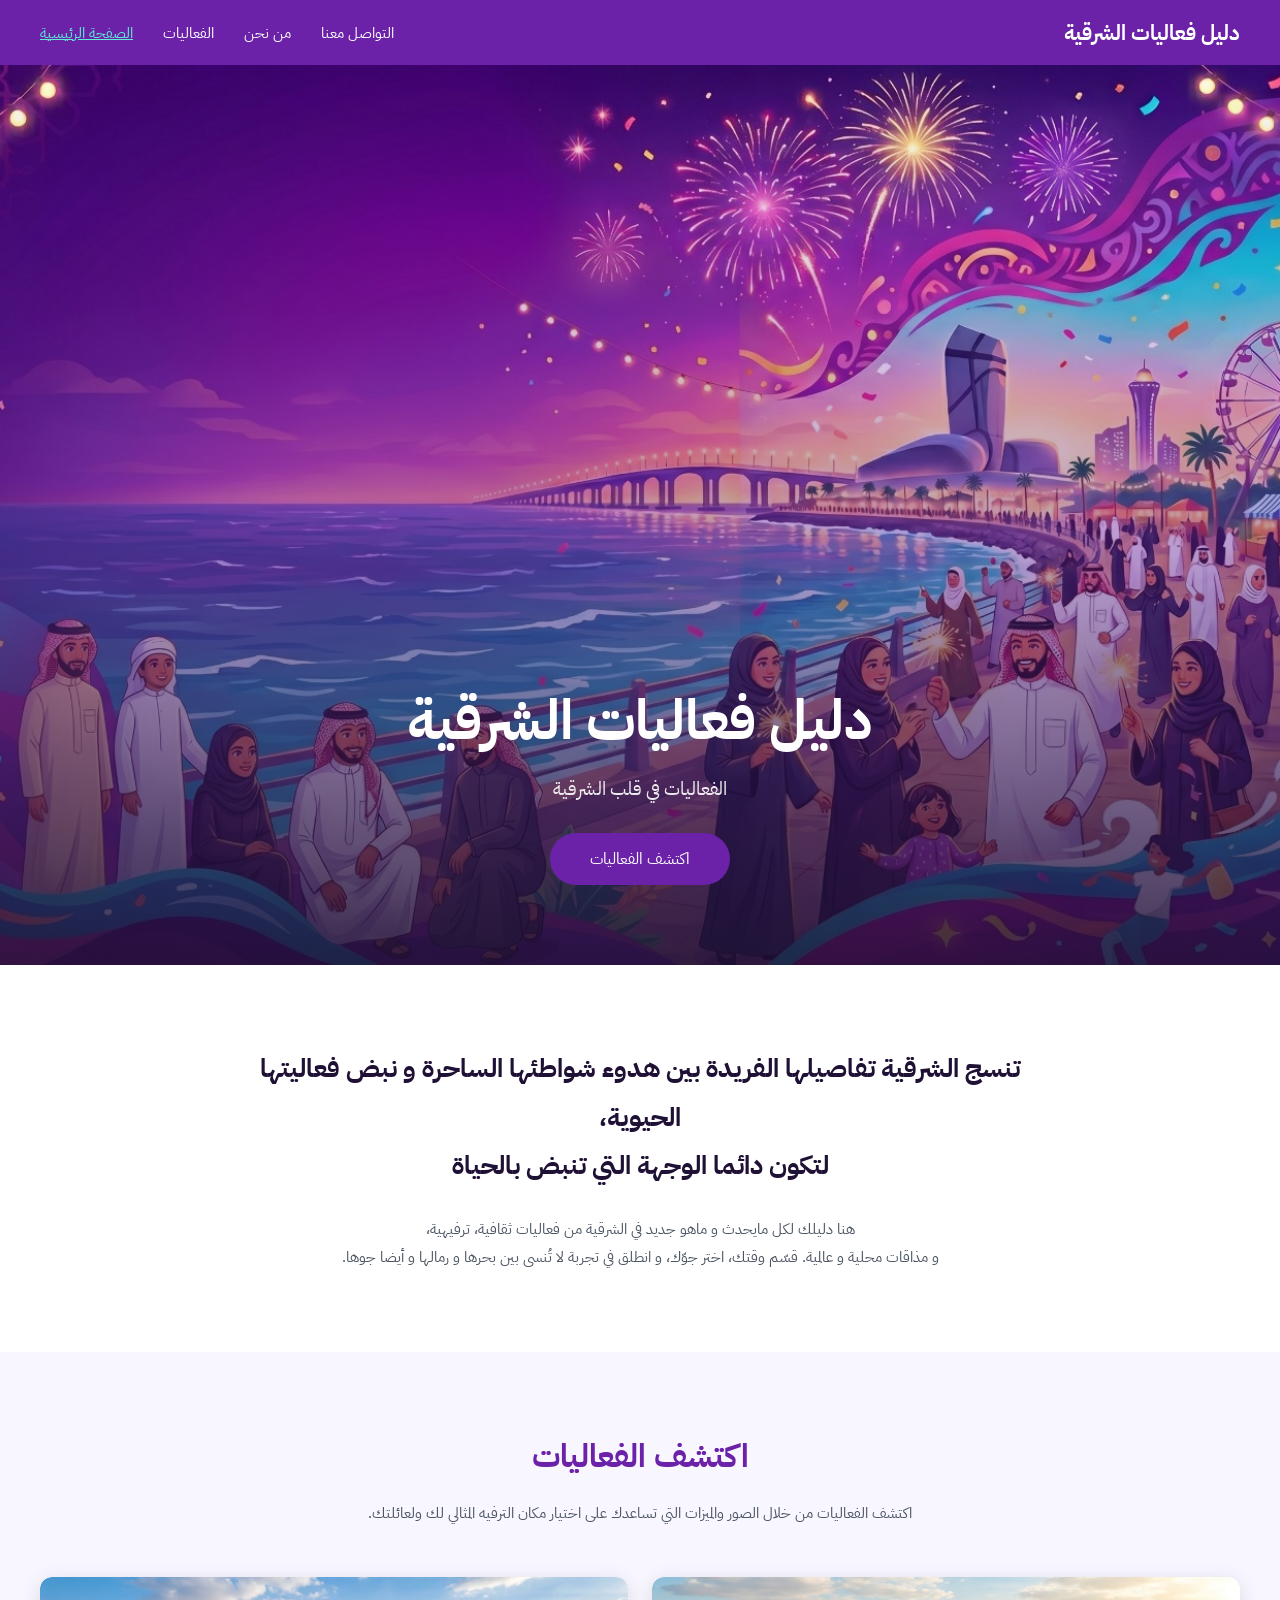
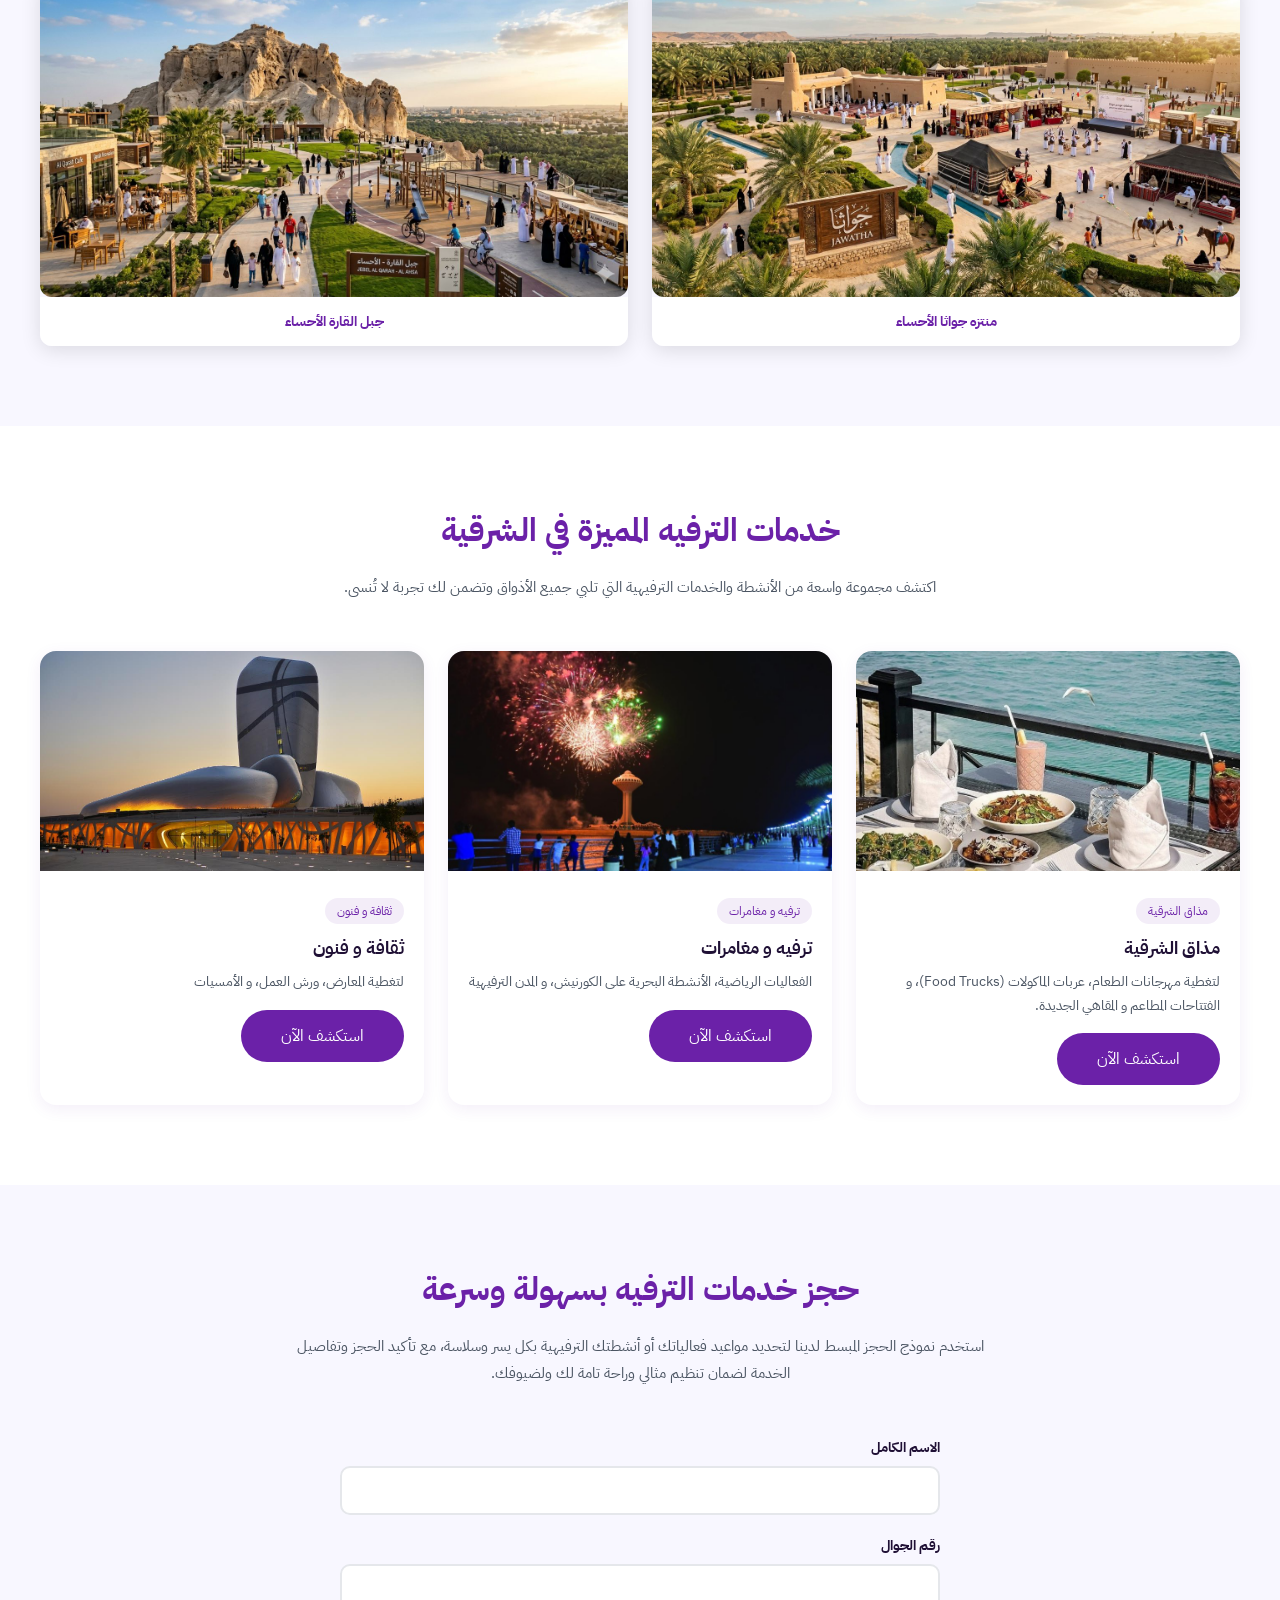
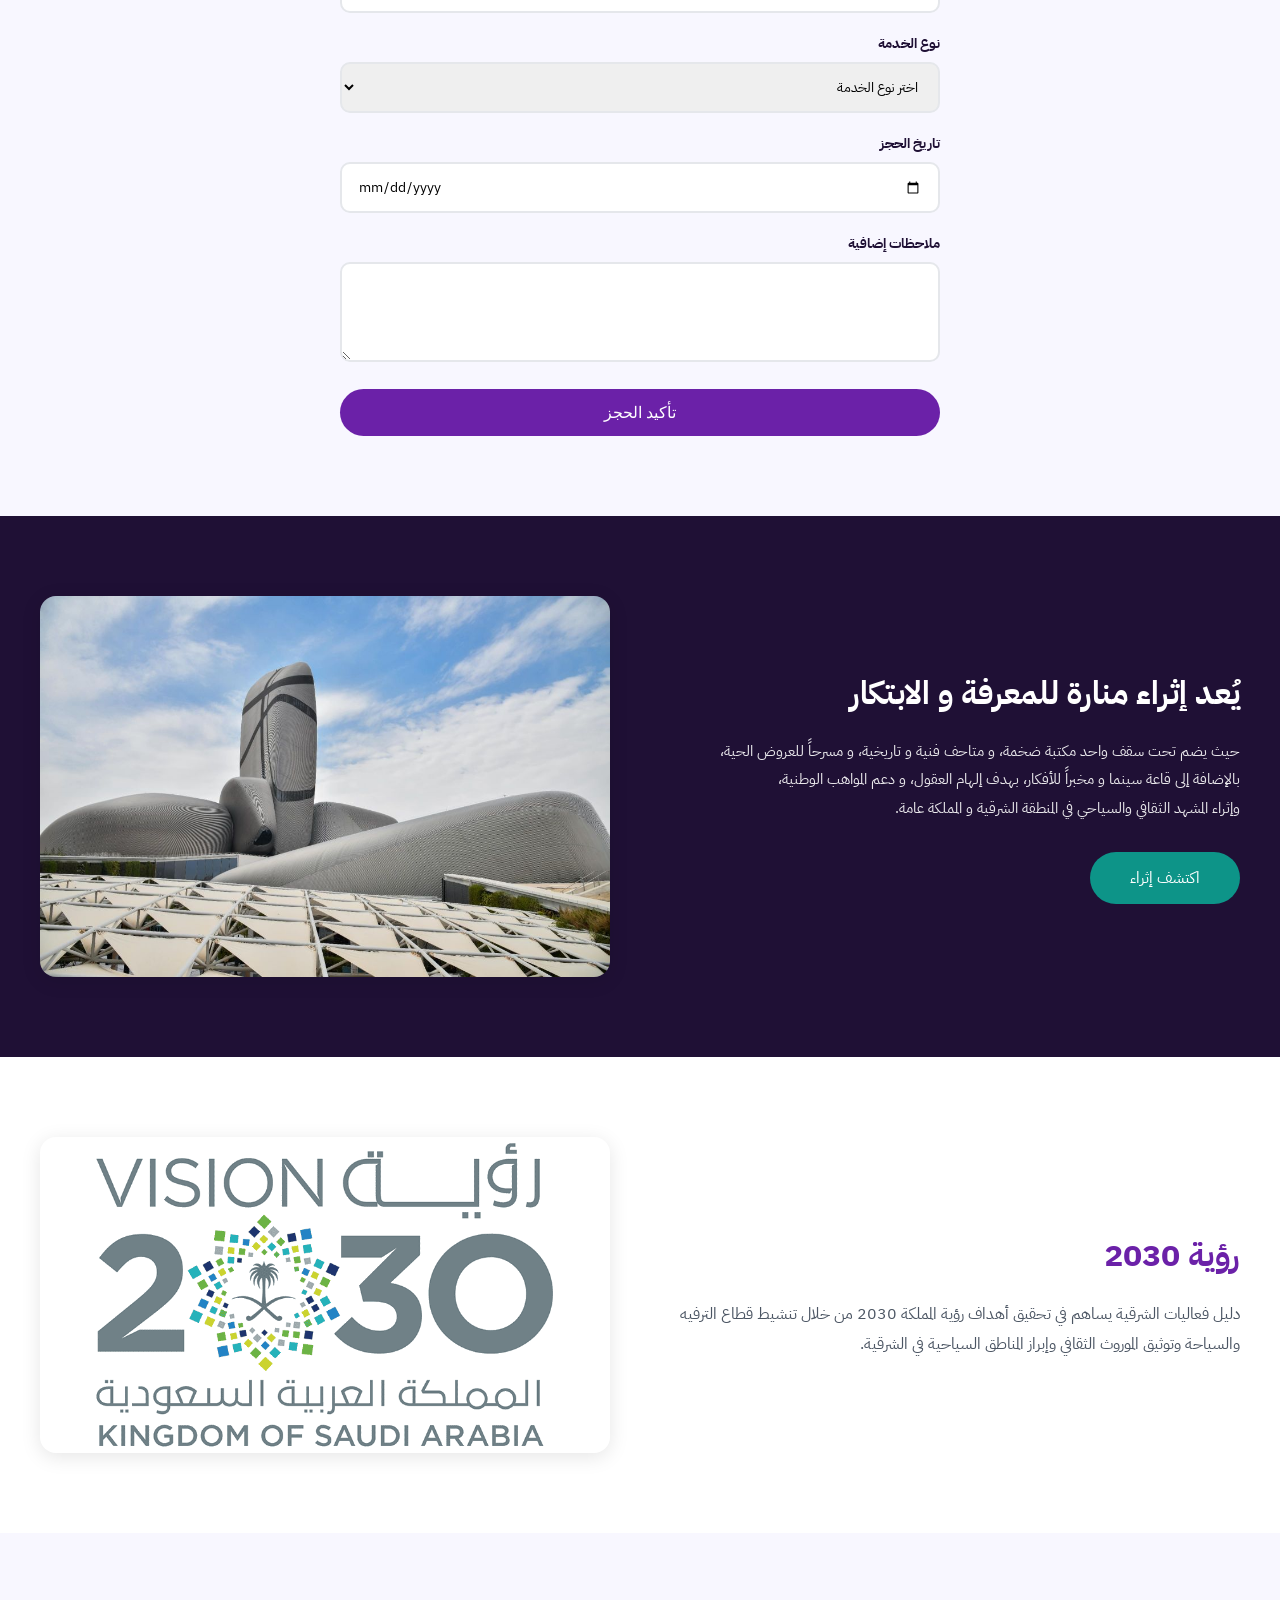
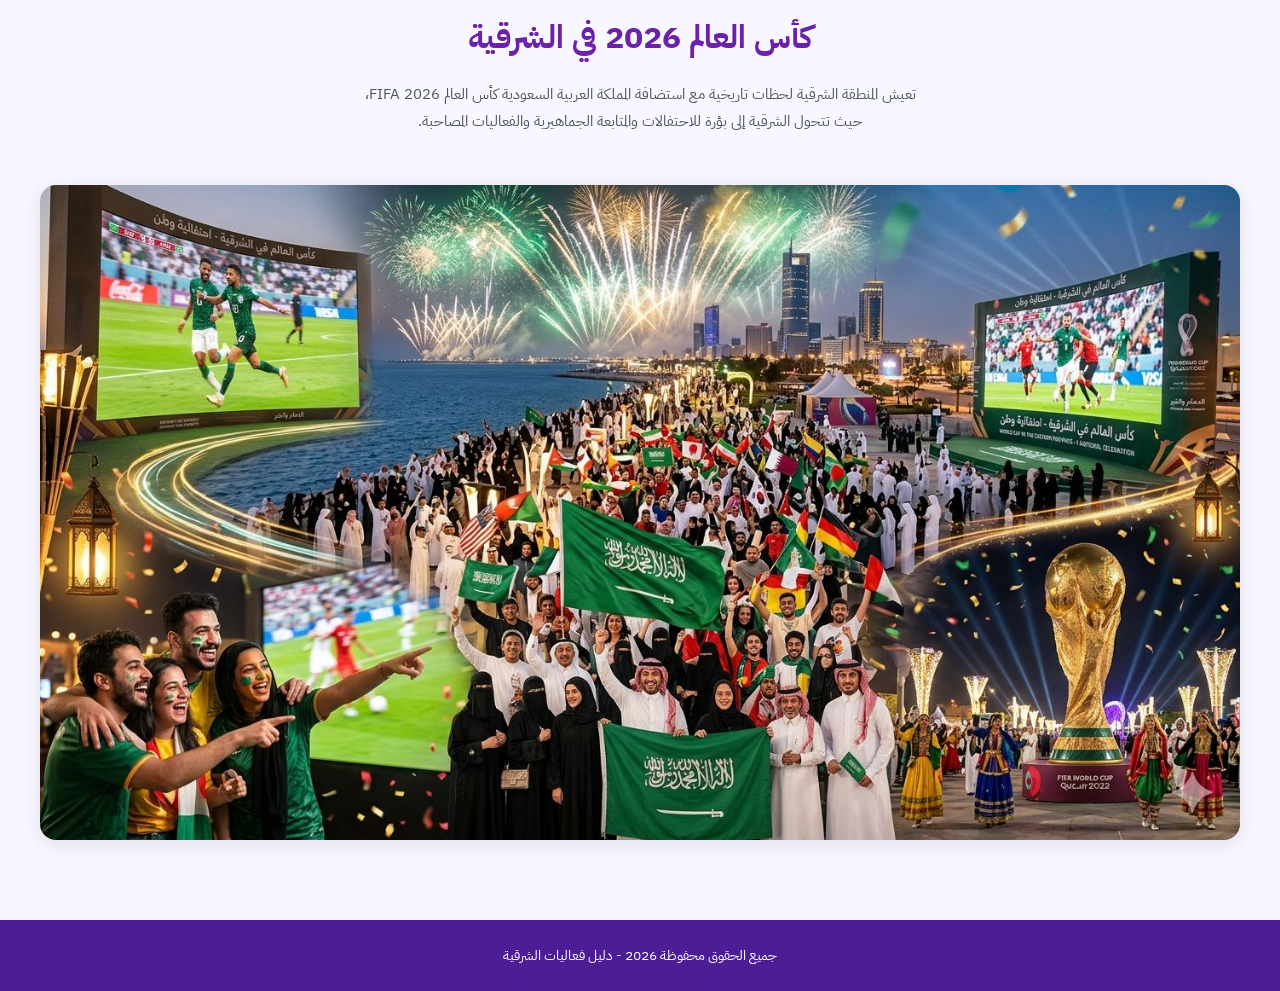
<file: index.html>
<!DOCTYPE html>
<html lang="ar" dir="rtl">
<head>
    <meta charset="UTF-8">
    <meta http-equiv="X-UA-Compatible" content="IE=edge">
    <meta name="viewport" content="width=device-width, initial-scale=1.0">
    <meta name="author" content="دليل فعاليات الشرقية">
    <meta name="description" content="دليلك الشامل لفعاليات المنطقة الشرقية - ثقافة، ترفيه، طعام، وتراث">
    <title>دليل فعاليات الشرقية</title>
    <link rel="stylesheet" href="css/style.css">
    <link rel="stylesheet" href="css/animations.css">
</head>
<body>
    <nav class="navbar">
        <a href="index.html" class="navbar-brand">دليل فعاليات الشرقية</a>
        <ul class="navbar-nav">
            <li><a href="index.html" class="active">الصفحة الرئيسية</a></li>
            <li><a href="pages/events.html">الفعاليات</a></li>
            <li><a href="pages/about.html">من نحن</a></li>
            <li><a href="pages/contact.html">التواصل معنا</a></li>
        </ul>
    </nav>

    <section class="hero hero-main">
        <div class="hero-overlay"></div>
        <div class="hero-content">
            <h1 class="hero-title">دليل فعاليات الشرقية</h1>
            <p class="hero-subtitle">الفعاليات في قلب الشرقية</p>
            <a href="pages/events.html" class="btn-primary">اكتشف الفعاليات</a>
        </div>
    </section>

    <section class="section fade-in">
        <div class="intro-text">
            <h2>تنسج الشرقية تفاصيلها الفريدة بين هدوء شواطئها الساحرة و نبض فعاليتها الحيوية،<br>لتكون دائما الوجهة التي تنبض بالحياة</h2>
            <p>هنا دليلك لكل مايحدث و ماهو جديد في الشرقية من فعاليات ثقافية، ترفيهية،<br>و مذاقات محلية و عالمية. قسّم وقتك، اختر جوّك، و انطلق في تجربة لا تُنسى بين بحرها و رمالها و أيضا جوها.</p>
        </div>
    </section>

    <section class="section bg-light fade-in">
        <h2 class="section-title">اكتشف الفعاليات</h2>
        <p class="section-desc">اكتشف الفعاليات من خلال الصور والميزات التي تساعدك على اختيار مكان الترفيه المثالي لك ولعائلتك.</p>
        <div class="discovery-gallery">
            <div class="discovery-item">
                <img src="images/jawatha-festival.jpg" alt="منتزه جواثا الأحساء - مكان تراثي">
                <div class="discovery-caption">منتزه جواثا الأحساء</div>
            </div>
            <div class="discovery-item">
                <img src="images/qarah-mountain.jpg" alt="جبل القارة الأحساء - طبيعة ومغامرة">
                <div class="discovery-caption">جبل القارة الأحساء</div>
            </div>
        </div>
    </section>

    <section class="section fade-in">
        <h2 class="section-title">خدمات الترفيه المميزة في الشرقية</h2>
        <p class="section-desc">اكتشف مجموعة واسعة من الأنشطة والخدمات الترفيهية التي تلبي جميع الأذواق وتضمن لك تجربة لا تُنسى.</p>
        <div class="grid-3">
            <article class="card">
                <img src="images/food-sea-view.jpg" alt="مذاق الشرقية - مائدة طعام مطلة على البحر" class="card-img">
                <div class="card-body">
                    <span class="card-category">مذاق الشرقية</span>
                    <h3 class="card-title">مذاق الشرقية</h3>
                    <p class="card-desc">لتغطية مهرجانات الطعام، عربات الماكولات (Food Trucks)، و الفتتاحات المطاعم و المقاهي الجديدة.</p>
                    <a href="pages/events.html" class="btn-primary">استكشف الآن</a>
                </div>
            </article>
            <article class="card">
                <img src="images/fireworks-corniche.jpg" alt="ترفيه و مغامرات - ألعاب نارية على كورنيش الخبر" class="card-img">
                <div class="card-body">
                    <span class="card-category">ترفيه و مغامرات</span>
                    <h3 class="card-title">ترفيه و مغامرات</h3>
                    <p class="card-desc">الفعاليات الرياضية، الأنشطة البحرية على الكورنيش، و المدن الترفيهية</p>
                    <a href="pages/events.html" class="btn-primary">استكشف الآن</a>
                </div>
            </article>
            <article class="card">
                <img src="images/ithra-exterior.jpg" alt="ثقافة و فنون - مبنى إثراء ليلاً" class="card-img">
                <div class="card-body">
                    <span class="card-category">ثقافة و فنون</span>
                    <h3 class="card-title">ثقافة و فنون</h3>
                    <p class="card-desc">لتغطية المعارض، ورش العمل، و الأمسيات</p>
                    <a href="pages/events.html" class="btn-primary">استكشف الآن</a>
                </div>
            </article>
        </div>
    </section>

    <section class="section bg-light fade-in">
        <h2 class="section-title">حجز خدمات الترفيه بسهولة وسرعة</h2>
        <p class="section-desc">استخدم نموذج الحجز المبسط لدينا لتحديد مواعيد فعالياتك أو أنشطتك الترفيهية بكل يسر وسلاسة، مع تأكيد الحجز وتفاصيل الخدمة لضمان تنظيم مثالي وراحة تامة لك ولضيوفك.</p>
        <form id="booking-form" class="form-max">
            <div class="form-group">
                <label for="booking-name">الاسم الكامل</label>
                <input type="text" id="booking-name" class="form-control" required>
            </div>
            <div class="form-group">
                <label for="booking-phone">رقم الجوال</label>
                <input type="tel" id="booking-phone" class="form-control" required>
            </div>
            <div class="form-group">
                <label for="booking-service">نوع الخدمة</label>
                <select id="booking-service" class="form-control" required>
                    <option value="">اختر نوع الخدمة</option>
                    <option value="مذاق الشرقية">مذاق الشرقية</option>
                    <option value="ترفيه ومغامرات">ترفيه ومغامرات</option>
                    <option value="ثقافة وفنون">ثقافة وفنون</option>
                </select>
            </div>
            <div class="form-group">
                <label for="booking-date">تاريخ الحجز</label>
                <input type="date" id="booking-date" class="form-control" required>
            </div>
            <div class="form-group">
                <label for="booking-notes">ملاحظات إضافية</label>
                <textarea id="booking-notes" class="form-control"></textarea>
            </div>
            <button type="submit" class="btn-primary btn-block">تأكيد الحجز</button>
        </form>
    </section>

    <section class="section bg-dark fade-in">
        <div class="two-col">
            <div class="two-col-text">
                <h2>يُعد إثراء منارة للمعرفة و الابتكار</h2>
                <p>حيث يضم تحت سقف واحد مكتبة ضخمة، و متاحف فنية و تاريخية، و مسرحاً للعروض الحية،<br>بالإضافة إلى قاعة سينما و مخبراً للأفكار، بهدف إلهام العقول، و دعم المواهب الوطنية،<br>وإثراء المشهد الثقافي والسياحي في المنطقة الشرقية و المملكة عامة.</p>
                <a href="pages/events.html" class="btn-teal">اكتشف إثراء</a>
            </div>
            <div>
                <img src="images/ithra-exterior-day.jpg" alt="مبنى إثراء نهاراً" class="full-img">
            </div>
        </div>
    </section>

    <section class="section fade-in">
        <div class="two-col">
            <div class="vision-text">
                <h2 class="section-title">رؤية 2030</h2>
                <p>دليل فعاليات الشرقية يساهم في تحقيق أهداف رؤية المملكة 2030 من خلال تنشيط قطاع الترفيه<br>والسياحة وتوثيق الموروث الثقافي وإبراز المناطق السياحية في الشرقية.</p>
            </div>
            <div>
                <img src="images/vision2030.jpg" alt="شعار رؤية المملكة 2030" class="full-img">
            </div>
        </div>
    </section>

    <section class="section bg-light fade-in">
        <h2 class="section-title">كأس العالم 2026 في الشرقية</h2>
        <p class="section-desc">تعيش المنطقة الشرقية لحظات تاريخية مع استضافة المملكة العربية السعودية كأس العالم FIFA 2026،<br>حيث تتحول الشرقية إلى بؤرة للاحتفالات والمتابعة الجماهيرية والفعاليات المصاحبة.</p>
        <div class="content-max">
            <img src="images/world-cup-eastern.jpg" alt="احتفالات كأس العالم في المنطقة الشرقية" class="full-img">
        </div>
    </section>

    <footer>
        <p>جميع الحقوق محفوظة 2026 - دليل فعاليات الشرقية</p>
    </footer>

    <script src="js/main.js"></script>
    <script src="js/booking.js"></script>
</body>
</html>
</file>
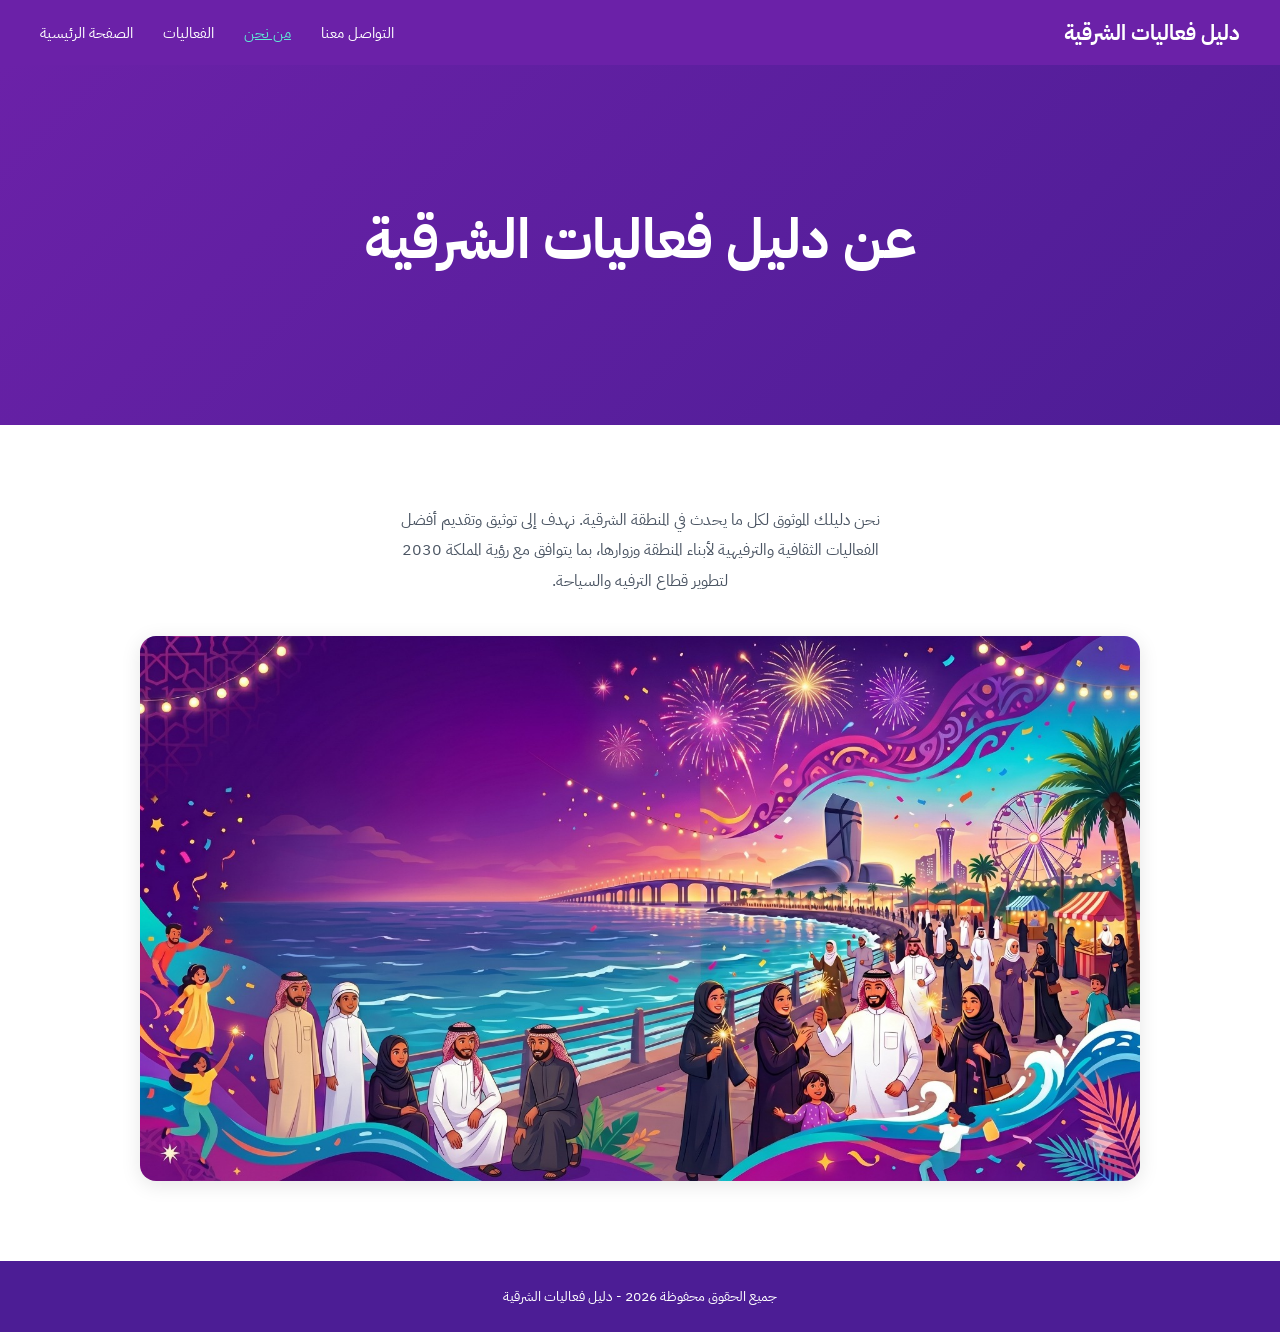
<file: pages/about.html>
<!DOCTYPE html>
<html lang="ar" dir="rtl">
<head>
    <meta charset="UTF-8">
    <meta http-equiv="X-UA-Compatible" content="IE=edge">
    <meta name="viewport" content="width=device-width, initial-scale=1.0">
    <meta name="author" content="دليل فعاليات الشرقية">
    <meta name="description" content="تعرف على دليل فعاليات الشرقية ورسالتنا">
    <title>من نحن - دليل فعاليات الشرقية</title>
    <link rel="stylesheet" href="../css/style.css">
    <link rel="stylesheet" href="../css/animations.css">
</head>
<body>
    <nav class="navbar">
        <a href="../index.html" class="navbar-brand">دليل فعاليات الشرقية</a>
        <ul class="navbar-nav">
            <li><a href="../index.html">الصفحة الرئيسية</a></li>
            <li><a href="events.html">الفعاليات</a></li>
            <li><a href="about.html" class="active">من نحن</a></li>
            <li><a href="contact.html">التواصل معنا</a></li>
        </ul>
    </nav>

    <section class="hero-small">
        <div class="hero-content">
            <h1 class="hero-title">عن دليل فعاليات الشرقية</h1>
        </div>
    </section>

    <section class="section fade-in">
        <p class="about-text">نحن دليلك الموثوق لكل ما يحدث في المنطقة الشرقية. نهدف إلى توثيق وتقديم أفضل<br>الفعاليات الثقافية والترفيهية لأبناء المنطقة وزوارها، بما يتوافق مع رؤية المملكة 2030<br>لتطوير قطاع الترفيه والسياحة.</p>
        <div class="about-img-wrap">
            <img src="../images/hero-families.jpg" alt="عائلات على كورنيش الشرقية" class="full-img">
        </div>
    </section>

    <footer>
        <p>جميع الحقوق محفوظة 2026 - دليل فعاليات الشرقية</p>
    </footer>

    <script src="../js/main.js"></script>
</body>
</html>
</file>
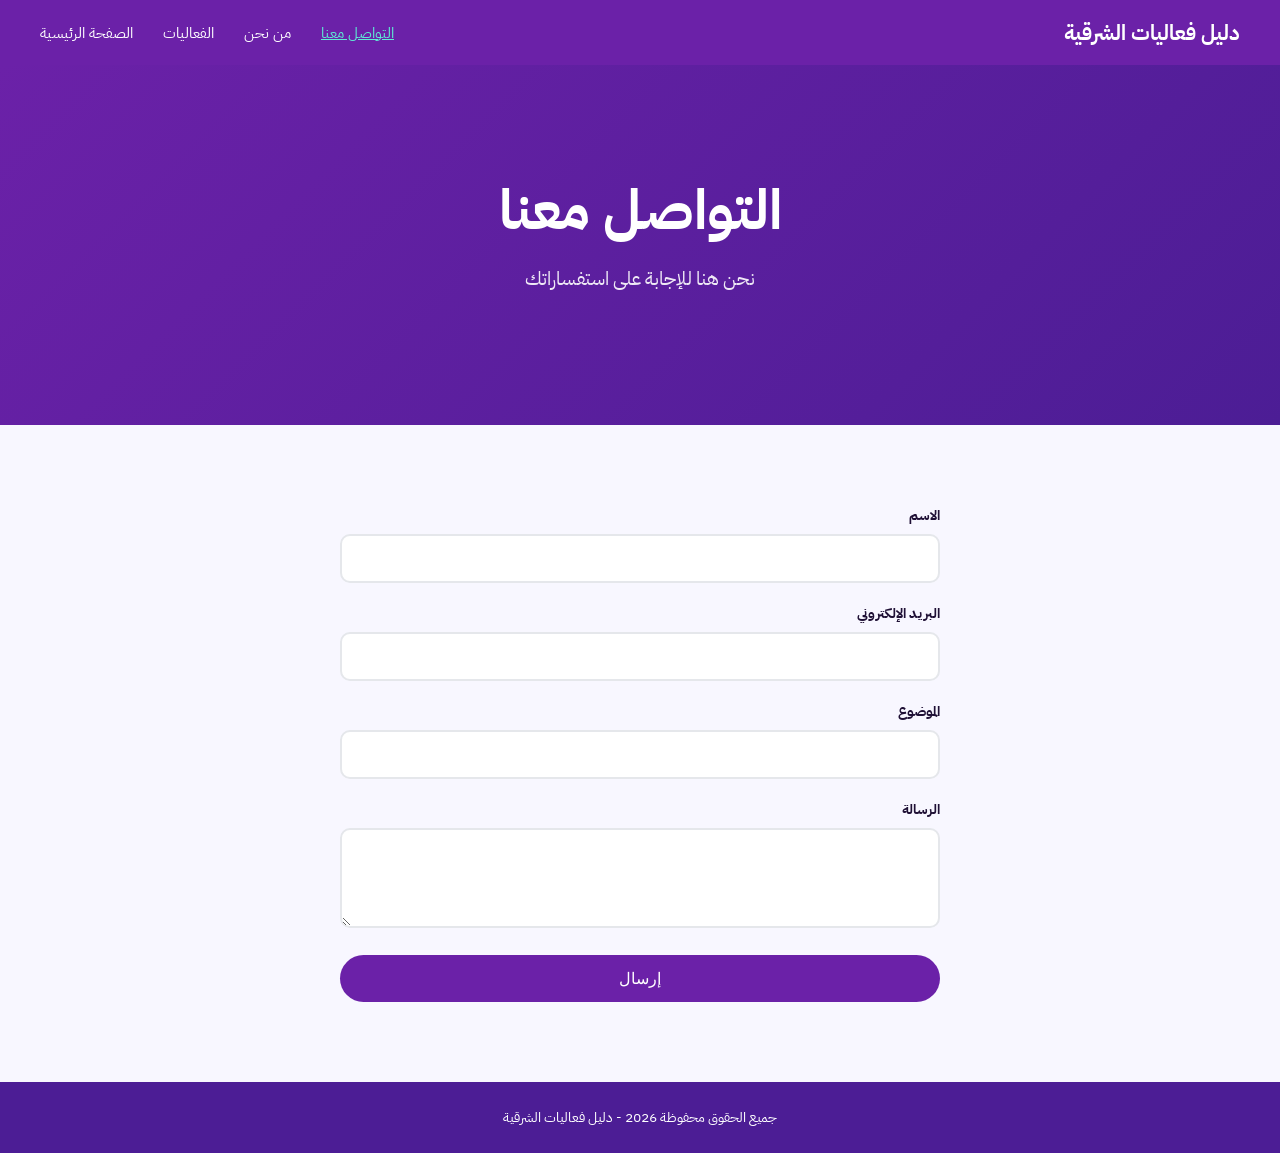
<file: pages/contact.html>
<!DOCTYPE html>
<html lang="ar" dir="rtl">
<head>
    <meta charset="UTF-8">
    <meta http-equiv="X-UA-Compatible" content="IE=edge">
    <meta name="viewport" content="width=device-width, initial-scale=1.0">
    <meta name="author" content="دليل فعاليات الشرقية">
    <meta name="description" content="تواصل مع دليل فعاليات الشرقية">
    <title>التواصل معنا - دليل فعاليات الشرقية</title>
    <link rel="stylesheet" href="../css/style.css">
    <link rel="stylesheet" href="../css/animations.css">
</head>
<body>
    <nav class="navbar">
        <a href="../index.html" class="navbar-brand">دليل فعاليات الشرقية</a>
        <ul class="navbar-nav">
            <li><a href="../index.html">الصفحة الرئيسية</a></li>
            <li><a href="events.html">الفعاليات</a></li>
            <li><a href="about.html">من نحن</a></li>
            <li><a href="contact.html" class="active">التواصل معنا</a></li>
        </ul>
    </nav>

    <section class="hero-small">
        <div class="hero-content">
            <h1 class="hero-title">التواصل معنا</h1>
            <p class="hero-subtitle">نحن هنا للإجابة على استفساراتك</p>
        </div>
    </section>

    <section class="section bg-light fade-in">
        <form id="contact-form" class="form-max">
            <div class="form-group">
                <label for="contact-name">الاسم</label>
                <input type="text" id="contact-name" class="form-control" required>
            </div>
            <div class="form-group">
                <label for="contact-email">البريد الإلكتروني</label>
                <input type="email" id="contact-email" class="form-control" required>
            </div>
            <div class="form-group">
                <label for="contact-subject">الموضوع</label>
                <input type="text" id="contact-subject" class="form-control" required>
            </div>
            <div class="form-group">
                <label for="contact-message">الرسالة</label>
                <textarea id="contact-message" class="form-control" required></textarea>
            </div>
            <button type="submit" class="btn-primary btn-block">إرسال</button>
        </form>
    </section>

    <footer>
        <p>جميع الحقوق محفوظة 2026 - دليل فعاليات الشرقية</p>
    </footer>

    <script src="../js/main.js"></script>
    <script src="../js/booking.js"></script>
</body>
</html>
</file>
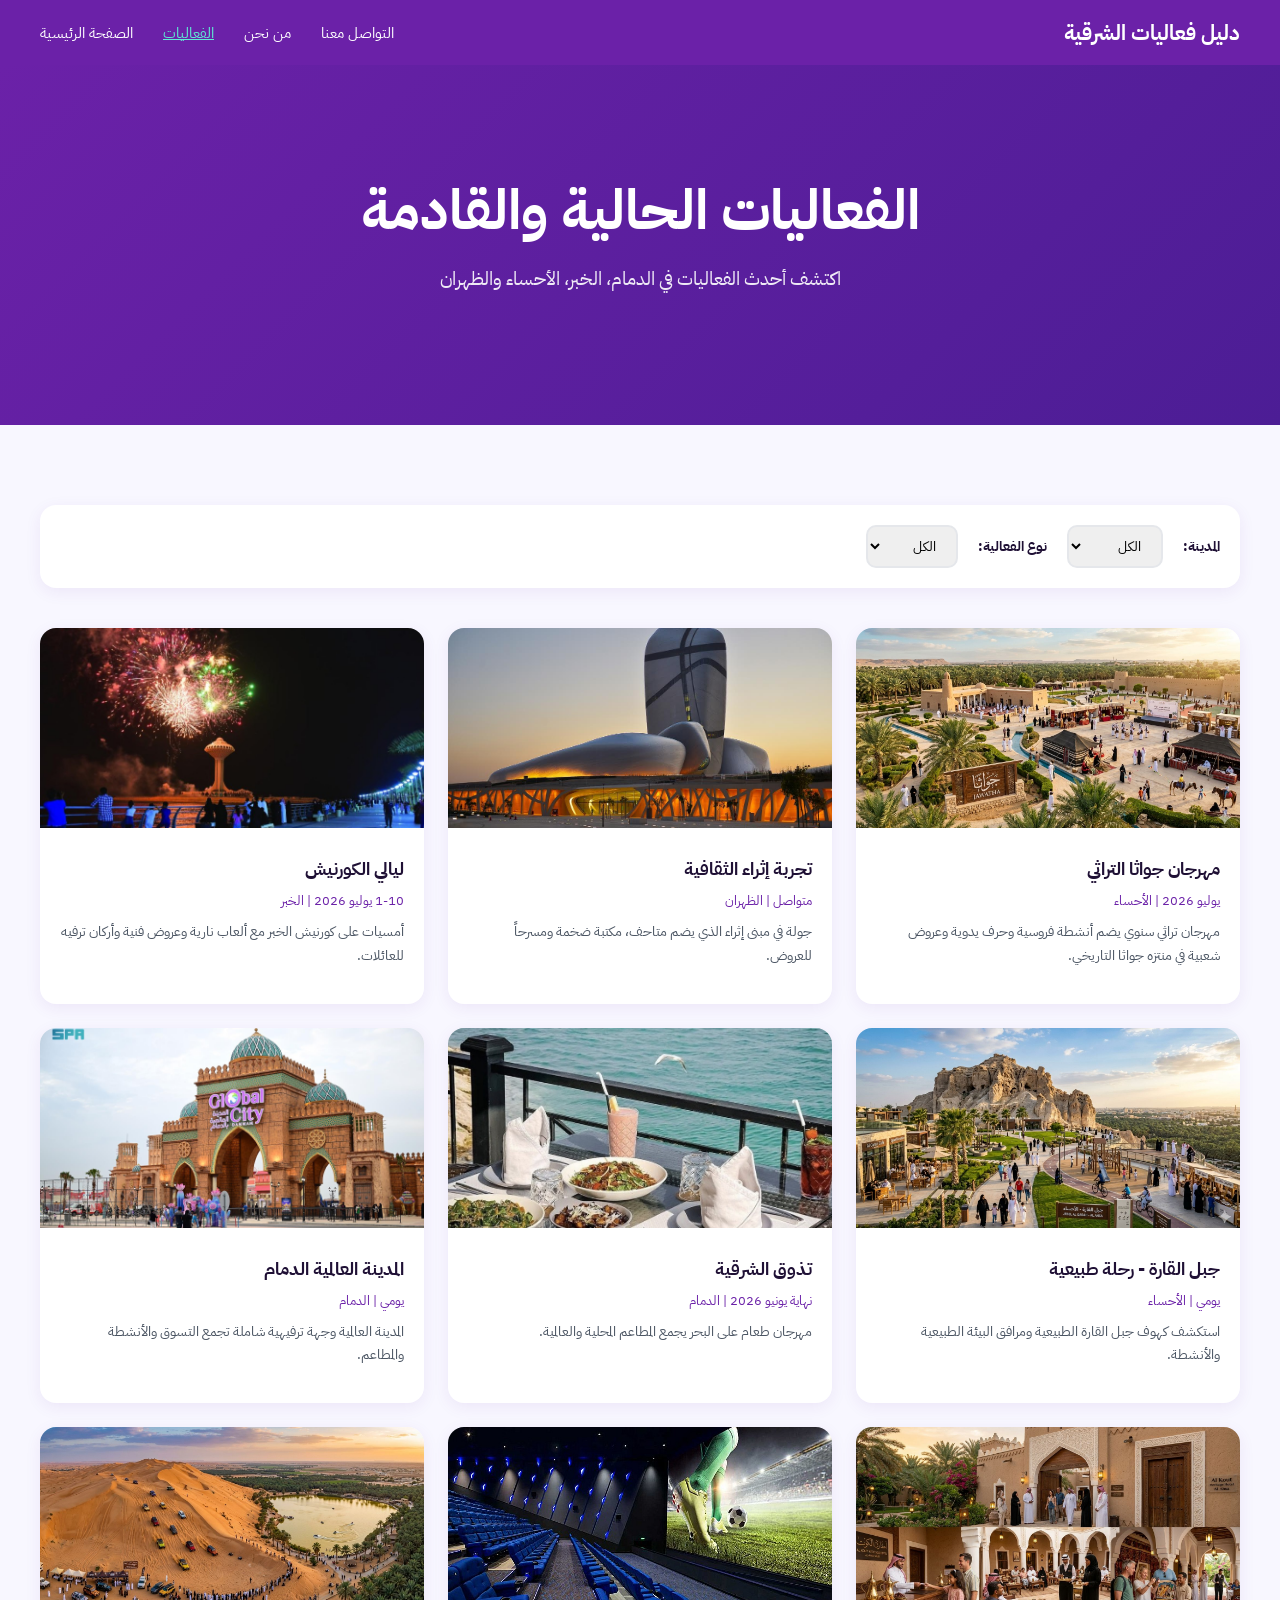
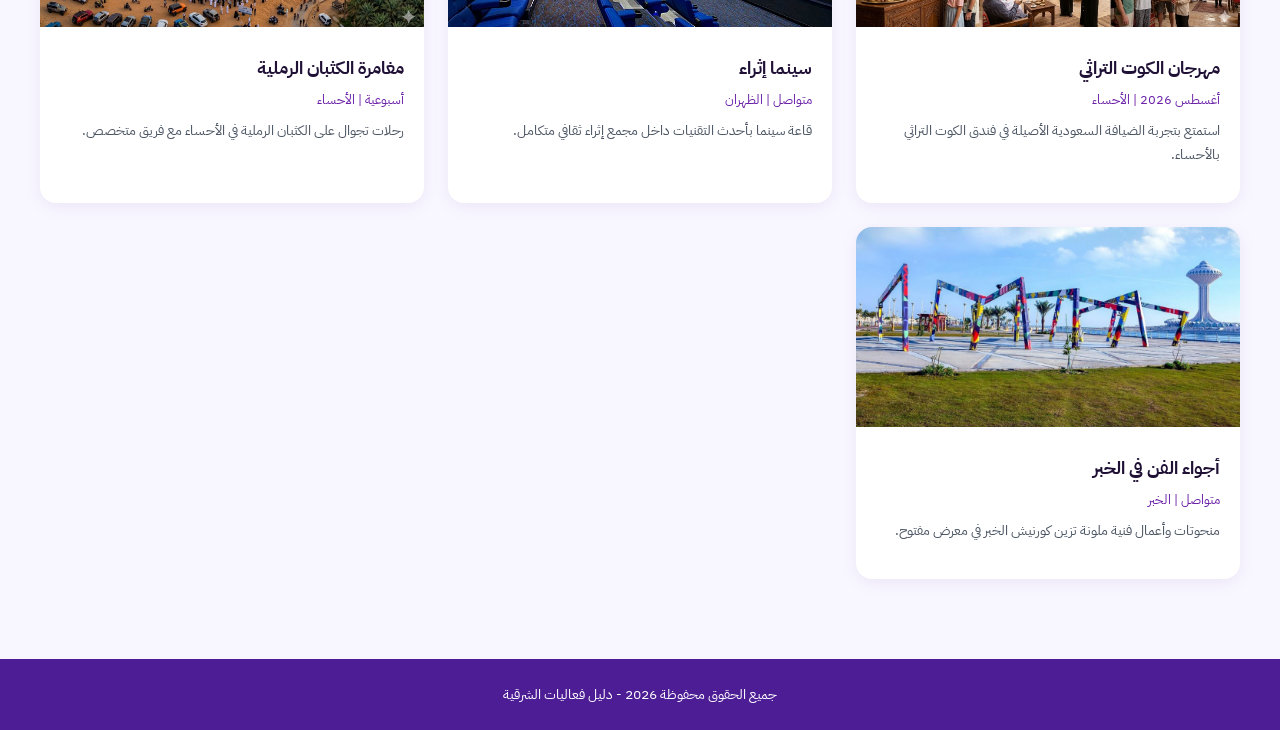
<file: pages/events.html>
<!DOCTYPE html>
<html lang="ar" dir="rtl">
<head>
    <meta charset="UTF-8">
    <meta http-equiv="X-UA-Compatible" content="IE=edge">
    <meta name="viewport" content="width=device-width, initial-scale=1.0">
    <meta name="author" content="دليل فعاليات الشرقية">
    <meta name="description" content="اكتشف أحدث الفعاليات في الدمام، الخبر، الأحساء والظهران">
    <title>الفعاليات - دليل فعاليات الشرقية</title>
    <link rel="stylesheet" href="../css/style.css">
    <link rel="stylesheet" href="../css/animations.css">
</head>
<body>
    <nav class="navbar">
        <a href="../index.html" class="navbar-brand">دليل فعاليات الشرقية</a>
        <ul class="navbar-nav">
            <li><a href="../index.html">الصفحة الرئيسية</a></li>
            <li><a href="events.html" class="active">الفعاليات</a></li>
            <li><a href="about.html">من نحن</a></li>
            <li><a href="contact.html">التواصل معنا</a></li>
        </ul>
    </nav>

    <section class="hero-small">
        <div class="hero-content">
            <h1 class="hero-title">الفعاليات الحالية والقادمة</h1>
            <p class="hero-subtitle">اكتشف أحدث الفعاليات في الدمام، الخبر، الأحساء والظهران</p>
        </div>
    </section>

    <section class="section bg-light">
        <div class="filter-bar fade-in">
            <label for="filter-city">المدينة:</label>
            <select id="filter-city">
                <option value="الكل">الكل</option>
                <option value="الدمام">الدمام</option>
                <option value="الخبر">الخبر</option>
                <option value="الأحساء">الأحساء</option>
                <option value="الظهران">الظهران</option>
            </select>
            <label for="filter-type">نوع الفعالية:</label>
            <select id="filter-type">
                <option value="الكل">الكل</option>
                <option value="ثقافية">ثقافية</option>
                <option value="ترفيه">ترفيه</option>
                <option value="طعام">طعام</option>
                <option value="رياضية">رياضية</option>
                <option value="تراثية">تراثية</option>
            </select>
        </div>

        <div class="events-grid">
            <article class="card event-card-item fade-in" data-city="الأحساء" data-type="تراثية">
                <img src="../images/jawatha-festival.jpg" alt="مهرجان جواثا التراثي" class="event-card-img">
                <div class="card-body">
                    <h3 class="card-title">مهرجان جواثا التراثي</h3>
                    <p class="card-meta">يوليو 2026 | الأحساء</p>
                    <p class="card-desc">مهرجان تراثي سنوي يضم أنشطة فروسية وحرف يدوية وعروض شعبية في منتزه جواثا التاريخي.</p>
                </div>
            </article>

            <article class="card event-card-item fade-in" data-city="الظهران" data-type="ثقافية">
                <img src="../images/ithra-exterior.jpg" alt="تجربة إثراء الثقافية" class="event-card-img">
                <div class="card-body">
                    <h3 class="card-title">تجربة إثراء الثقافية</h3>
                    <p class="card-meta">متواصل | الظهران</p>
                    <p class="card-desc">جولة في مبنى إثراء الذي يضم متاحف، مكتبة ضخمة ومسرحاً للعروض.</p>
                </div>
            </article>

            <article class="card event-card-item fade-in" data-city="الخبر" data-type="ترفيه">
                <img src="../images/fireworks-corniche.jpg" alt="ليالي الكورنيش" class="event-card-img">
                <div class="card-body">
                    <h3 class="card-title">ليالي الكورنيش</h3>
                    <p class="card-meta">1-10 يوليو 2026 | الخبر</p>
                    <p class="card-desc">أمسيات على كورنيش الخبر مع ألعاب نارية وعروض فنية وأركان ترفيه للعائلات.</p>
                </div>
            </article>

            <article class="card event-card-item fade-in" data-city="الأحساء" data-type="ترفيه">
                <img src="../images/qarah-mountain.jpg" alt="جبل القارة - رحلة طبيعية" class="event-card-img">
                <div class="card-body">
                    <h3 class="card-title">جبل القارة - رحلة طبيعية</h3>
                    <p class="card-meta">يومي | الأحساء</p>
                    <p class="card-desc">استكشف كهوف جبل القارة الطبيعية ومرافق البيئة الطبيعية والأنشطة.</p>
                </div>
            </article>

            <article class="card event-card-item fade-in" data-city="الدمام" data-type="طعام">
                <img src="../images/food-sea-view.jpg" alt="تذوق الشرقية" class="event-card-img">
                <div class="card-body">
                    <h3 class="card-title">تذوق الشرقية</h3>
                    <p class="card-meta">نهاية يونيو 2026 | الدمام</p>
                    <p class="card-desc">مهرجان طعام على البحر يجمع المطاعم المحلية والعالمية.</p>
                </div>
            </article>

            <article class="card event-card-item fade-in" data-city="الدمام" data-type="ترفيه">
                <img src="../images/global-city-dammam.jpg" alt="المدينة العالمية الدمام" class="event-card-img">
                <div class="card-body">
                    <h3 class="card-title">المدينة العالمية الدمام</h3>
                    <p class="card-meta">يومي | الدمام</p>
                    <p class="card-desc">المدينة العالمية وجهة ترفيهية شاملة تجمع التسوق والأنشطة والمطاعم.</p>
                </div>
            </article>

            <article class="card event-card-item fade-in" data-city="الأحساء" data-type="تراثية">
                <img src="../images/alkout-heritage.jpg" alt="مهرجان الكوت التراثي" class="event-card-img">
                <div class="card-body">
                    <h3 class="card-title">مهرجان الكوت التراثي</h3>
                    <p class="card-meta">أغسطس 2026 | الأحساء</p>
                    <p class="card-desc">استمتع بتجربة الضيافة السعودية الأصيلة في فندق الكوت التراثي بالأحساء.</p>
                </div>
            </article>

            <article class="card event-card-item fade-in" data-city="الظهران" data-type="ثقافية">
                <img src="../images/cinema-stadium.jpg" alt="سينما إثراء" class="event-card-img">
                <div class="card-body">
                    <h3 class="card-title">سينما إثراء</h3>
                    <p class="card-meta">متواصل | الظهران</p>
                    <p class="card-desc">قاعة سينما بأحدث التقنيات داخل مجمع إثراء ثقافي متكامل.</p>
                </div>
            </article>

            <article class="card event-card-item fade-in" data-city="الأحساء" data-type="رياضية">
                <img src="../images/dune-bashing-ahsa.jpg" alt="مغامرة الكثبان الرملية" class="event-card-img">
                <div class="card-body">
                    <h3 class="card-title">مغامرة الكثبان الرملية</h3>
                    <p class="card-meta">أسبوعية | الأحساء</p>
                    <p class="card-desc">رحلات تجوال على الكثبان الرملية في الأحساء مع فريق متخصص.</p>
                </div>
            </article>

            <article class="card event-card-item fade-in" data-city="الخبر" data-type="ثقافية">
                <img src="../images/khobar-corniche-art.jpg" alt="أجواء الفن في الخبر" class="event-card-img">
                <div class="card-body">
                    <h3 class="card-title">أجواء الفن في الخبر</h3>
                    <p class="card-meta">متواصل | الخبر</p>
                    <p class="card-desc">منحوتات وأعمال فنية ملونة تزين كورنيش الخبر في معرض مفتوح.</p>
                </div>
            </article>
        </div>
    </section>

    <footer>
        <p>جميع الحقوق محفوظة 2026 - دليل فعاليات الشرقية</p>
    </footer>

    <script src="../js/main.js"></script>
    <script src="../js/filter.js"></script>
</body>
</html>
</file>
<file: css/style.css>
@font-face {
    font-family: 'IBM Plex Sans Arabic';
    src: url('../fonts/IBMPlexSansArabic-Thin.ttf') format('truetype');
    font-weight: 100;
    font-style: normal;
    font-display: swap;
}

@font-face {
    font-family: 'IBM Plex Sans Arabic';
    src: url('../fonts/IBMPlexSansArabic-ExtraLight.ttf') format('truetype');
    font-weight: 200;
    font-style: normal;
    font-display: swap;
}

@font-face {
    font-family: 'IBM Plex Sans Arabic';
    src: url('../fonts/IBMPlexSansArabic-Light.ttf') format('truetype');
    font-weight: 300;
    font-style: normal;
    font-display: swap;
}

@font-face {
    font-family: 'IBM Plex Sans Arabic';
    src: url('../fonts/IBMPlexSansArabic-Regular.ttf') format('truetype');
    font-weight: 400;
    font-style: normal;
    font-display: swap;
}

@font-face {
    font-family: 'IBM Plex Sans Arabic';
    src: url('../fonts/IBMPlexSansArabic-Medium.ttf') format('truetype');
    font-weight: 500;
    font-style: normal;
    font-display: swap;
}

@font-face {
    font-family: 'IBM Plex Sans Arabic';
    src: url('../fonts/IBMPlexSansArabic-SemiBold.ttf') format('truetype');
    font-weight: 600;
    font-style: normal;
    font-display: swap;
}

@font-face {
    font-family: 'IBM Plex Sans Arabic';
    src: url('../fonts/IBMPlexSansArabic-Bold.ttf') format('truetype');
    font-weight: 700;
    font-style: normal;
    font-display: swap;
}

:root {
    --purple-primary: #6B21A8;
    --purple-light: #9333EA;
    --purple-dark: #4C1D95;
    --teal-accent: #0D9488;
    --teal-light: #5EEAD4;
    --white: #FFFFFF;
    --gray-light: #F8F7FF;
    --gray-text: #4B5563;
    --dark: #1F1035;
    --yellow-accent: #F59E0B;
}

* {
    margin: 0;
    padding: 0;
    box-sizing: border-box;
}

body {
    font-family: 'IBM Plex Sans Arabic', sans-serif;
    direction: rtl;
    text-align: right;
    color: var(--dark);
    background: var(--white);
}

.navbar {
    background-color: var(--purple-primary);
    padding: 0 40px;
    height: 65px;
    display: flex;
    align-items: center;
    justify-content: space-between;
    position: sticky;
    top: 0;
    z-index: 1000;
}

.navbar-brand {
    color: var(--white);
    font-size: 1.3rem;
    font-weight: bold;
    text-decoration: none;
}

.navbar-nav {
    display: flex;
    gap: 30px;
    list-style: none;
    flex-direction: row-reverse;
}

.navbar-nav a {
    color: var(--white);
    text-decoration: none;
    font-size: 15px;
    transition: color 0.3s ease;
}

.navbar-nav a:hover,
.navbar-nav a.active {
    color: var(--teal-light);
}

.navbar-nav a.active {
    text-decoration: underline;
}

.hero-main {
    background-image: url('../images/hero-illustration.jpg');
}

.hero {
    min-height: 100vh;
    background-size: cover;
    background-position: center;
    display: flex;
    align-items: flex-end;
    justify-content: center;
    padding-bottom: 80px;
    position: relative;
}

.hero-small {
    min-height: 40vh;
    background: linear-gradient(135deg, var(--purple-primary) 0%, var(--purple-dark) 100%);
    display: flex;
    align-items: center;
    justify-content: center;
    padding: 60px 40px;
}

.hero-small .hero-content {
    position: relative;
    z-index: 2;
}

.hero-overlay {
    position: absolute;
    inset: 0;
    background: linear-gradient(to top, rgba(31, 16, 53, 0.85) 0%, rgba(107, 33, 168, 0.4) 50%, transparent 100%);
}

.hero-content {
    position: relative;
    z-index: 2;
    text-align: center;
    color: var(--white);
}

.hero-title {
    font-size: 3.5rem;
    font-weight: bold;
    margin-bottom: 12px;
}

.hero-subtitle {
    font-size: 1.2rem;
    margin-bottom: 30px;
    opacity: 0.9;
}

.btn-primary {
    background: var(--purple-primary);
    color: var(--white);
    padding: 14px 40px;
    border: none;
    border-radius: 50px;
    font-size: 16px;
    cursor: pointer;
    text-decoration: none;
    display: inline-block;
    transition: background 0.3s ease, transform 0.2s ease;
}

.btn-primary:hover {
    background: var(--teal-accent);
    transform: translateY(-2px);
}

.btn-teal {
    background: var(--teal-accent);
    color: var(--white);
    padding: 14px 40px;
    border: none;
    border-radius: 50px;
    font-size: 16px;
    cursor: pointer;
    text-decoration: none;
    display: inline-block;
    transition: background 0.3s ease, transform 0.2s ease;
}

.btn-teal:hover {
    background: var(--teal-light);
    color: var(--dark);
    transform: translateY(-2px);
}

.btn-block {
    width: 100%;
    text-align: center;
}

.section {
    padding: 80px 40px;
}

.section-title {
    font-size: 2rem;
    font-weight: bold;
    color: var(--purple-primary);
    text-align: center;
    margin-bottom: 20px;
}

.section-desc {
    text-align: center;
    color: var(--gray-text);
    max-width: 700px;
    margin: 0 auto 50px;
    line-height: 1.8;
    font-size: 15px;
}

.intro-text {
    text-align: center;
    max-width: 800px;
    margin: 0 auto;
}

.intro-text h2 {
    font-size: 1.6rem;
    color: var(--dark);
    line-height: 1.9;
    margin-bottom: 24px;
    font-weight: bold;
}

.intro-text p {
    font-size: 15px;
    color: var(--gray-text);
    line-height: 1.9;
}

.discovery-gallery {
    display: grid;
    grid-template-columns: repeat(2, 1fr);
    gap: 24px;
    max-width: 1200px;
    margin: 0 auto;
}

.discovery-item {
    overflow: hidden;
    border-radius: 12px;
    box-shadow: 0 4px 20px rgba(0, 0, 0, 0.12);
    transition: transform 0.3s ease, box-shadow 0.3s ease;
}

.discovery-item:hover {
    transform: scale(1.02);
    box-shadow: 0 8px 30px rgba(0, 0, 0, 0.18);
}

.discovery-item img {
    width: 100%;
    height: 320px;
    object-fit: cover;
    display: block;
    border-radius: 12px;
}

.discovery-caption {
    padding: 14px 16px;
    background: var(--white);
    font-size: 14px;
    color: var(--purple-primary);
    font-weight: bold;
    text-align: center;
}

.card {
    background: var(--white);
    border-radius: 16px;
    box-shadow: 0 4px 16px rgba(107, 33, 168, 0.08);
    overflow: hidden;
    transition: transform 0.3s ease, box-shadow 0.3s ease;
}

.card:hover {
    transform: translateY(-6px);
    box-shadow: 0 12px 30px rgba(107, 33, 168, 0.16);
}

.card-img {
    width: 100%;
    height: 220px;
    object-fit: cover;
}

.event-card-img {
    width: 100%;
    height: 200px;
    object-fit: cover;
}

.card-body {
    padding: 20px;
}

.card-category {
    display: inline-block;
    background: rgba(107, 33, 168, 0.08);
    color: var(--purple-primary);
    font-size: 12px;
    padding: 4px 12px;
    border-radius: 20px;
    margin-bottom: 10px;
}

.card-title {
    font-size: 1.15rem;
    font-weight: bold;
    color: var(--dark);
    margin-bottom: 8px;
}

.card-meta {
    font-size: 13px;
    color: var(--purple-primary);
    margin-bottom: 10px;
}

.card-desc {
    font-size: 14px;
    color: var(--gray-text);
    line-height: 1.7;
    margin-bottom: 16px;
}

.grid-3 {
    display: grid;
    grid-template-columns: repeat(3, 1fr);
    gap: 24px;
    max-width: 1200px;
    margin: 0 auto;
}

.grid-2 {
    display: grid;
    grid-template-columns: repeat(2, 1fr);
    gap: 24px;
    max-width: 1200px;
    margin: 0 auto;
}

.bg-light {
    background: var(--gray-light);
}

.bg-dark {
    background: var(--dark);
    color: var(--white);
}

.bg-dark .section-title {
    color: var(--white);
}

.two-col {
    display: grid;
    grid-template-columns: 1fr 1fr;
    gap: 60px;
    align-items: center;
    max-width: 1200px;
    margin: 0 auto;
}

.two-col-text h2 {
    font-size: 2rem;
    margin-bottom: 20px;
    line-height: 1.5;
}

.two-col-text p {
    font-size: 15px;
    line-height: 1.9;
    color: rgba(255, 255, 255, 0.9);
    margin-bottom: 30px;
}

.vision-text p {
    font-size: 16px;
    line-height: 1.9;
    color: var(--gray-text);
}

.vision-text .section-title {
    text-align: right;
}

.content-max {
    max-width: 1200px;
    margin: 0 auto;
}

.full-img {
    width: 100%;
    border-radius: 16px;
    display: block;
    box-shadow: 0 4px 20px rgba(0, 0, 0, 0.1);
}

.form-group {
    margin-bottom: 20px;
}

.form-group label {
    display: block;
    margin-bottom: 8px;
    font-size: 14px;
    color: var(--dark);
    font-weight: bold;
}

.form-control {
    width: 100%;
    padding: 12px 16px;
    border: 2px solid #E5E7EB;
    border-radius: 10px;
    font-size: 14px;
    font-family: 'IBM Plex Sans Arabic', sans-serif;
    direction: rtl;
    outline: none;
    transition: border-color 0.3s ease;
}

.form-control:focus {
    border-color: var(--purple-primary);
}

select.form-control {
    cursor: pointer;
}

textarea.form-control {
    min-height: 100px;
    resize: vertical;
}

.form-max {
    max-width: 600px;
    margin: 0 auto;
}

.about-text {
    max-width: 900px;
    margin: 0 auto 40px;
    font-size: 16px;
    line-height: 1.9;
    color: var(--gray-text);
    text-align: center;
}

.about-img-wrap {
    max-width: 1000px;
    margin: 0 auto;
}

footer {
    background: var(--purple-dark);
    color: var(--white);
    text-align: center;
    padding: 25px;
    font-size: 14px;
}

.filter-bar {
    background: var(--white);
    padding: 20px;
    border-radius: 16px;
    box-shadow: 0 4px 16px rgba(107, 33, 168, 0.08);
    display: flex;
    gap: 20px;
    align-items: center;
    max-width: 1200px;
    margin: 0 auto 40px;
    flex-wrap: wrap;
}

.filter-bar label {
    font-size: 14px;
    font-weight: bold;
    color: var(--dark);
}

.filter-bar select {
    padding: 8px 16px;
    border: 2px solid #E5E7EB;
    border-radius: 10px;
    font-size: 14px;
    font-family: 'IBM Plex Sans Arabic', sans-serif;
    outline: none;
    cursor: pointer;
    transition: border-color 0.3s ease;
}

.filter-bar select:focus {
    border-color: var(--purple-primary);
}

.events-grid {
    display: grid;
    grid-template-columns: repeat(3, 1fr);
    gap: 24px;
    max-width: 1200px;
    margin: 0 auto;
}

@media (max-width: 900px) {
    .grid-3,
    .events-grid {
        grid-template-columns: repeat(2, 1fr);
    }

    .two-col {
        grid-template-columns: 1fr;
    }

    .hero-title {
        font-size: 2.5rem;
    }

    .discovery-gallery {
        grid-template-columns: 1fr;
    }
}

@media (max-width: 600px) {
    .grid-3,
    .grid-2,
    .events-grid {
        grid-template-columns: 1fr;
    }

    .navbar {
        padding: 0 20px;
        height: auto;
        min-height: 65px;
        flex-wrap: wrap;
        gap: 12px;
        padding-top: 12px;
        padding-bottom: 12px;
    }

    .section {
        padding: 50px 20px;
    }

    .hero-title {
        font-size: 2rem;
    }

    .navbar-nav {
        gap: 15px;
        flex-wrap: wrap;
        justify-content: center;
    }

    .navbar-brand {
        font-size: 1.1rem;
    }
}
</file>
<file: css/animations.css>
.fade-in {
    opacity: 0;
    transform: translateY(30px);
    transition: opacity 0.7s ease, transform 0.7s ease;
}

.fade-in.visible {
    opacity: 1;
    transform: translateY(0);
}
</file>
